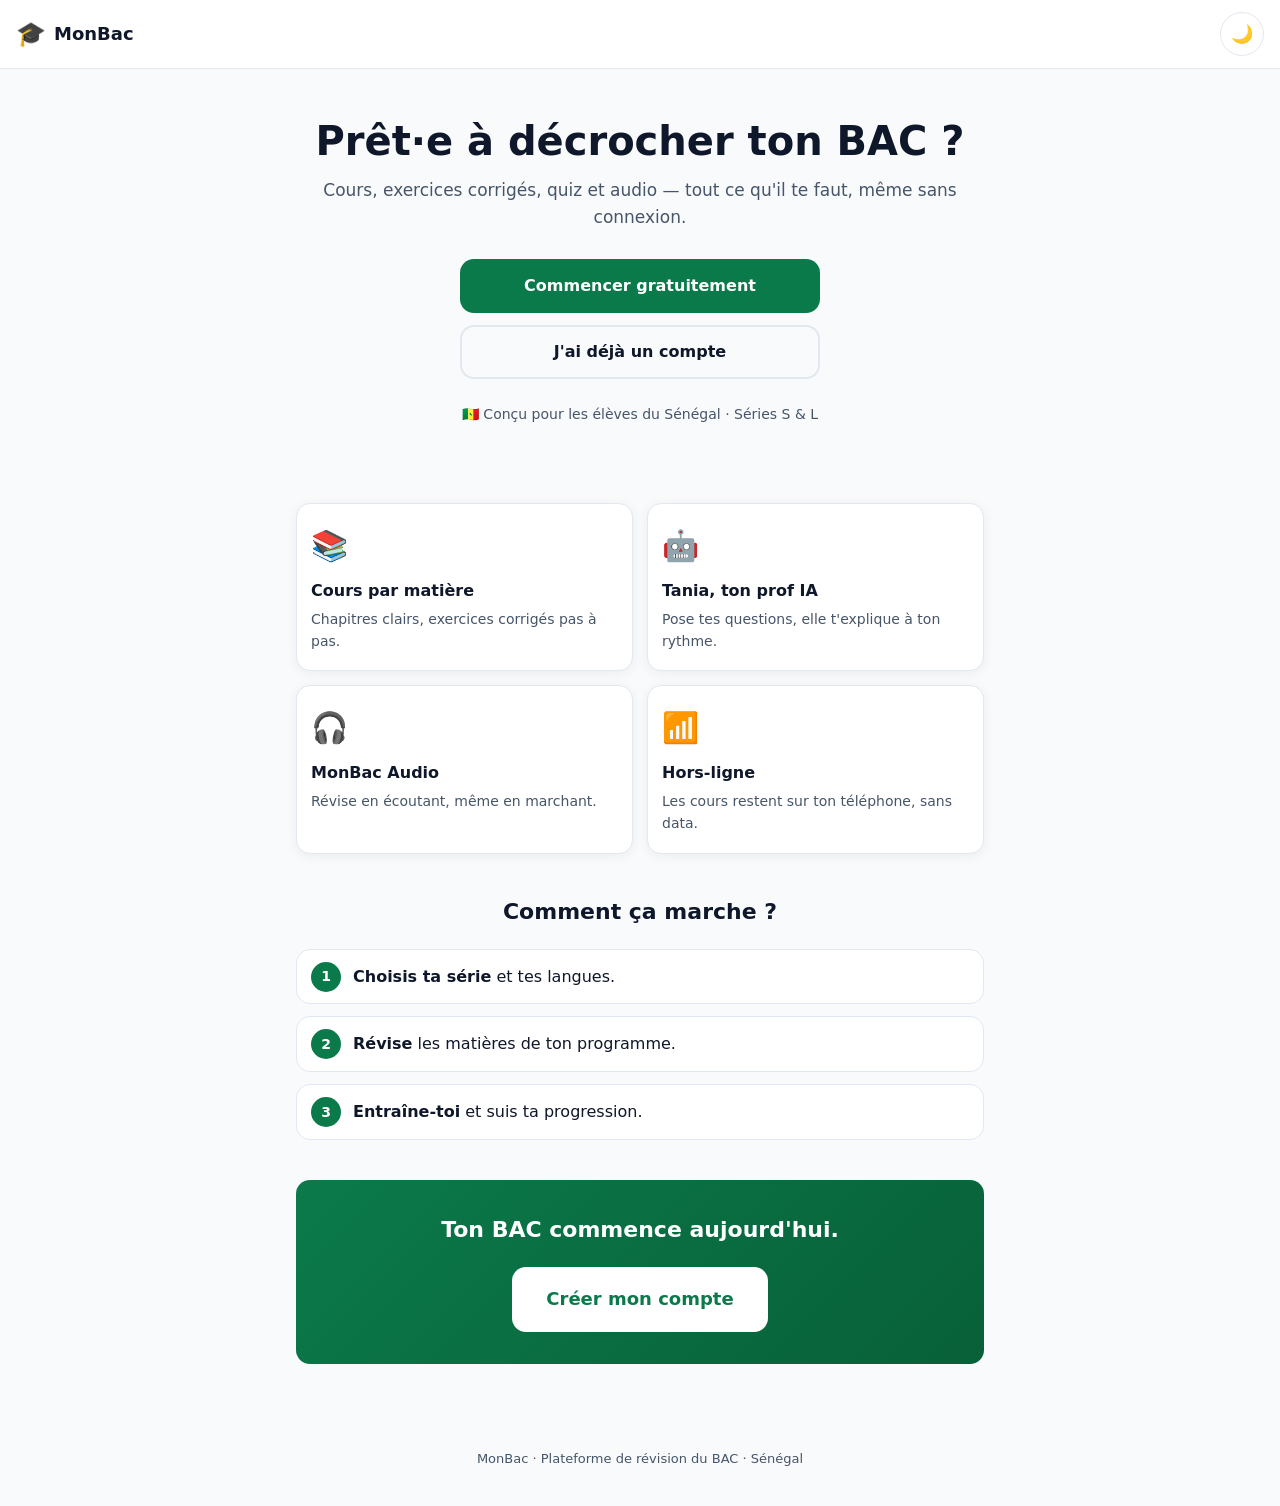
<file: index.html>
<!DOCTYPE html>
<html lang="fr">
<head>
  <meta charset="UTF-8">
  <meta name="viewport" content="width=device-width, initial-scale=1, viewport-fit=cover">
  <meta name="theme-color" content="#0b7a4b">
  <title>MonBac — Réviser le BAC, autrement</title>
  <link rel="stylesheet" href="css/styles.css">
</head>
<body>

  <header class="topbar">
    <div class="brand">
      <span class="logo">🎓</span>
      <span class="brand-name">MonBac</span>
    </div>
    <button id="theme-toggle" class="icon-btn" aria-label="Changer de thème">🌙</button>
  </header>

  <main class="accueil">
    <section class="hero">
      <h1>Prêt·e à décrocher ton BAC&nbsp;?</h1>
      <p class="hero-sub">Cours, exercices corrigés, quiz et audio — tout ce qu'il te faut, même sans connexion.</p>
      <div class="hero-actions">
        <a href="inscription.html" class="btn btn-primary">Commencer gratuitement</a>
        <a href="connexion.html" class="btn btn-ghost">J'ai déjà un compte</a>
      </div>
      <p class="hero-note">🇸🇳 Conçu pour les élèves du Sénégal · Séries S &amp; L</p>
    </section>

    <section class="features">
      <article class="feature">
        <div class="feature-icon">📚</div>
        <h3>Cours par matière</h3>
        <p>Chapitres clairs, exercices corrigés pas à pas.</p>
      </article>
      <article class="feature">
        <div class="feature-icon">🤖</div>
        <h3>Tania, ton prof IA</h3>
        <p>Pose tes questions, elle t'explique à ton rythme.</p>
      </article>
      <article class="feature">
        <div class="feature-icon">🎧</div>
        <h3>MonBac Audio</h3>
        <p>Révise en écoutant, même en marchant.</p>
      </article>
      <article class="feature">
        <div class="feature-icon">📶</div>
        <h3>Hors-ligne</h3>
        <p>Les cours restent sur ton téléphone, sans data.</p>
      </article>
    </section>

    <section class="steps">
      <h2>Comment ça marche&nbsp;?</h2>
      <ol>
        <li><strong>Choisis ta série</strong> et tes langues.</li>
        <li><strong>Révise</strong> les matières de ton programme.</li>
        <li><strong>Entraîne-toi</strong> et suis ta progression.</li>
      </ol>
    </section>

    <section class="cta">
      <h2>Ton BAC commence aujourd'hui.</h2>
      <a href="inscription.html" class="btn btn-primary btn-lg">Créer mon compte</a>
    </section>
  </main>

  <footer class="footer">
    <p>MonBac · Plateforme de révision du BAC · Sénégal</p>
  </footer>

  <script type="module" src="js/accueil.js"></script>
</body>
</html>
</file>
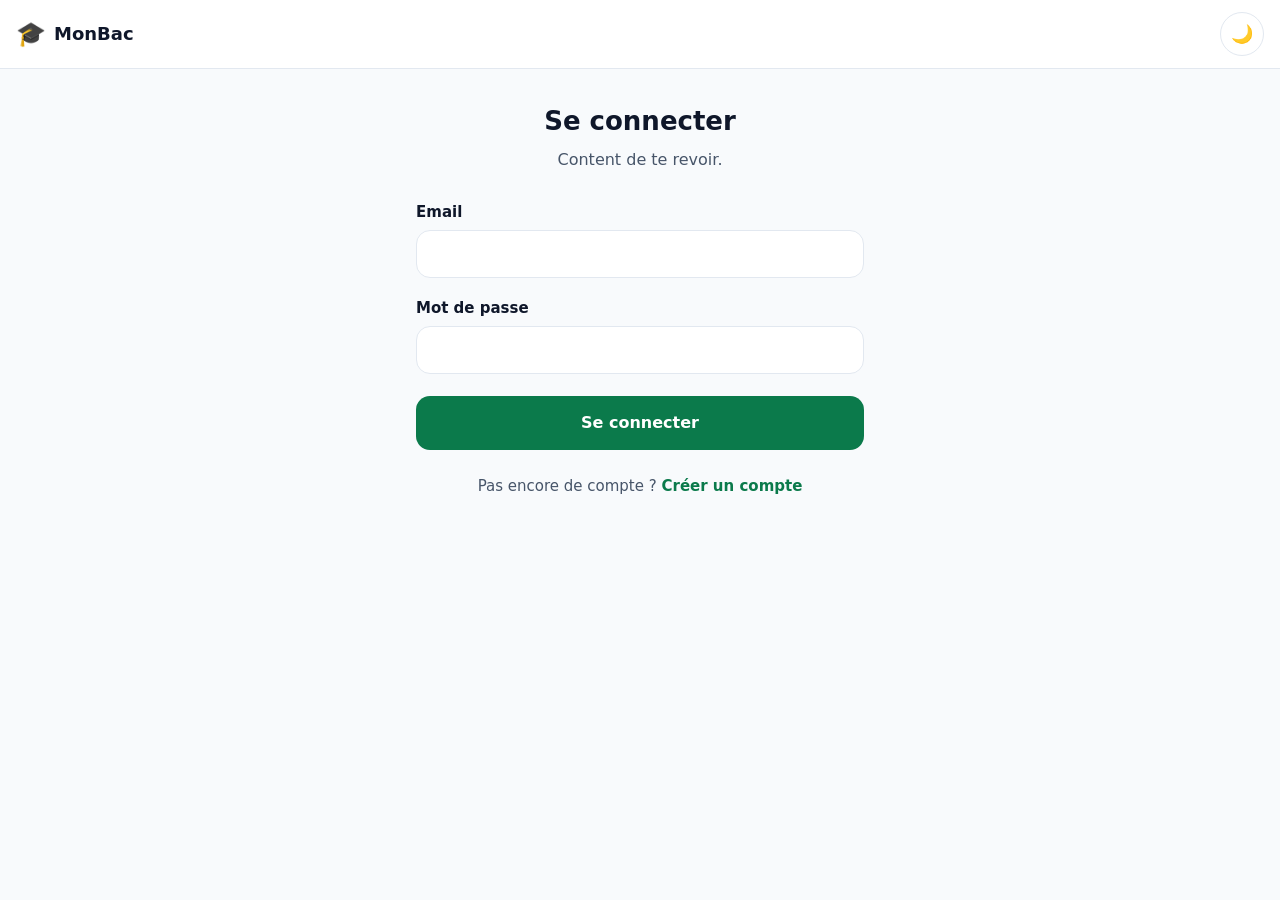
<file: connexion.html>
<!DOCTYPE html>
<html lang="fr">
<head>
  <meta charset="UTF-8">
  <meta name="viewport" content="width=device-width, initial-scale=1, viewport-fit=cover">
  <meta name="theme-color" content="#0b7a4b">
  <title>Connexion — MonBac</title>
  <link rel="stylesheet" href="css/styles.css">
</head>
<body>
  <header class="topbar">
    <a href="index.html" class="brand">
      <span class="logo">🎓</span>
      <span class="brand-name">MonBac</span>
    </a>
    <button id="theme-toggle" class="icon-btn" aria-label="Changer de thème">🌙</button>
  </header>

  <main class="auth-page">
    <h1>Se connecter</h1>
    <p class="auth-sub">Content de te revoir.</p>

    <form id="form-connexion" novalidate>
      <div class="field">
        <label for="email">Email</label>
        <input id="email" name="email" type="email" required autocomplete="email">
      </div>
      <div class="field">
        <label for="motdepasse">Mot de passe</label>
        <input id="motdepasse" name="motdepasse" type="password" required autocomplete="current-password">
      </div>
      <div id="message" class="message" role="status" hidden></div>
      <button type="submit" class="btn btn-primary btn-block" id="btn-submit">Se connecter</button>
    </form>

    <p class="auth-alt">Pas encore de compte ? <a href="inscription.html">Créer un compte</a></p>
  </main>

  <script type="module" src="js/connexion.js"></script>
</body>
</html>
</file>
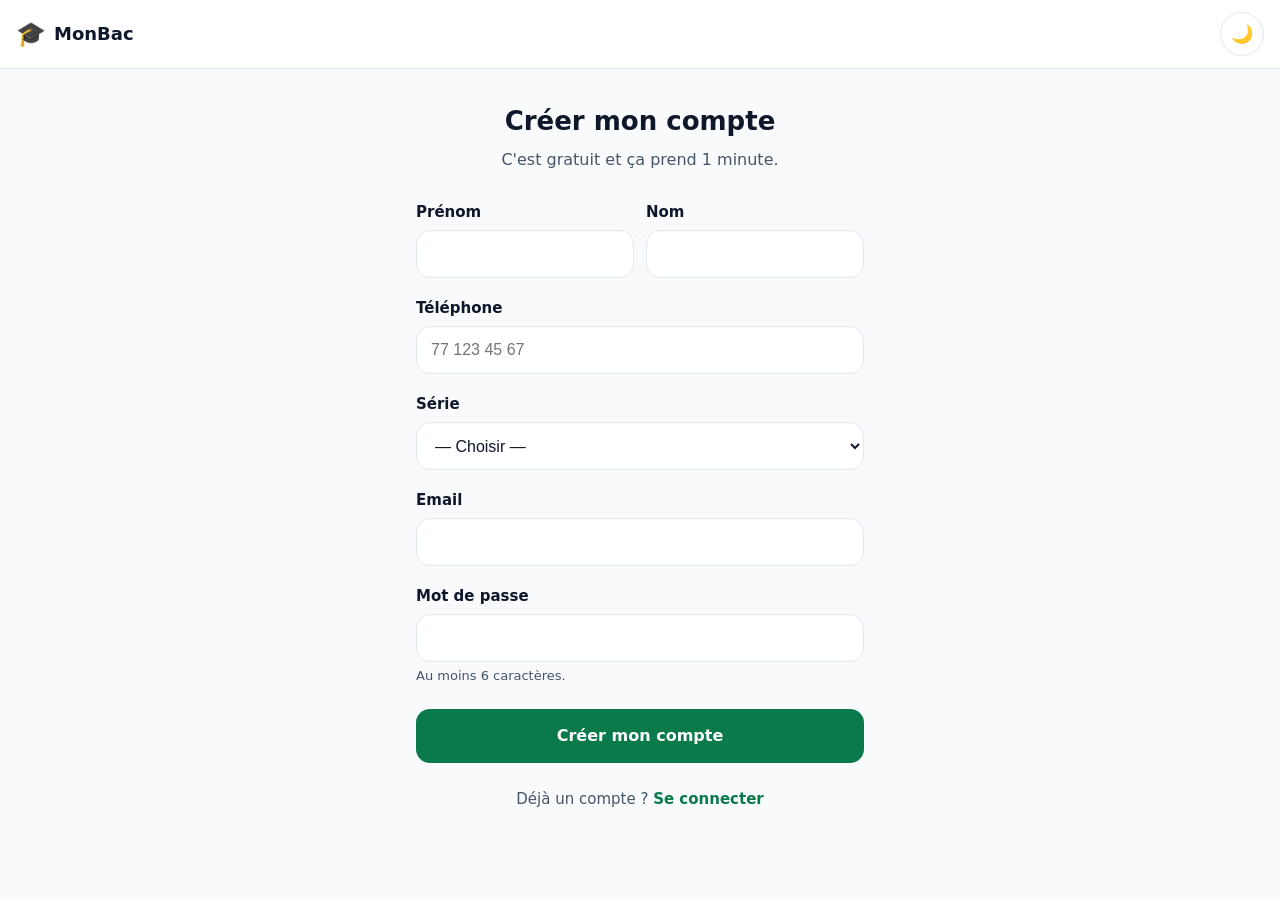
<file: inscription.html>
<!DOCTYPE html>
<html lang="fr">
<head>
  <meta charset="UTF-8">
  <meta name="viewport" content="width=device-width, initial-scale=1, viewport-fit=cover">
  <meta name="theme-color" content="#0b7a4b">
  <title>Inscription — MonBac</title>
  <link rel="stylesheet" href="css/styles.css">
</head>
<body>
  <header class="topbar">
    <a href="index.html" class="brand">
      <span class="logo">🎓</span>
      <span class="brand-name">MonBac</span>
    </a>
    <button id="theme-toggle" class="icon-btn" aria-label="Changer de thème">🌙</button>
  </header>

  <main class="auth-page">
    <h1>Créer mon compte</h1>
    <p class="auth-sub">C'est gratuit et ça prend 1 minute.</p>

    <form id="form-inscription" novalidate>
      <div class="field-row">
        <div class="field">
          <label for="prenom">Prénom</label>
          <input id="prenom" name="prenom" type="text" required autocomplete="given-name">
        </div>
        <div class="field">
          <label for="nom">Nom</label>
          <input id="nom" name="nom" type="text" required autocomplete="family-name">
        </div>
      </div>

      <div class="field">
        <label for="telephone">Téléphone</label>
        <input id="telephone" name="telephone" type="tel" required
               inputmode="tel" placeholder="77 123 45 67" autocomplete="tel">
      </div>

      <div class="field">
        <label for="serie">Série</label>
        <select id="serie" name="serie" required>
          <option value="">— Choisir —</option>
          <optgroup label="Séries scientifiques">
            <option value="S1">S1</option>
            <option value="S1A">S1A</option>
            <option value="S2">S2</option>
            <option value="S2A">S2A</option>
            <option value="S3">S3</option>
            <option value="S4">S4</option>
            <option value="S5">S5</option>
          </optgroup>
          <optgroup label="Séries littéraires">
            <option value="L1a">L1a</option>
            <option value="L1b">L1b</option>
            <option value="L1">L'1</option>
            <option value="L2">L2</option>
            <option value="LA">LA</option>
          </optgroup>
        </select>
      </div>

      <div id="bloc-langues" class="bloc-langues" hidden>
        <div class="field">
          <label for="lv1">LV1</label>
          <select id="lv1" name="lv1">
            <option value="anglais">Anglais</option>
            <option value="allemand">Allemand</option>
            <option value="espagnol">Espagnol</option>
            <option value="italien">Italien</option>
            <option value="portugais">Portugais</option>
            <option value="russe">Russe</option>
            <option value="arabe">Arabe</option>
          </select>
        </div>
        <div class="field">
          <label for="lv2">LV2 ou Économie générale</label>
          <select id="lv2" name="lv2">
            <option value="">— Choisir —</option>
          </select>
        </div>
        <div class="field">
          <label for="sp_ou_svt">SP ou SVT</label>
          <select id="sp_ou_svt" name="sp_ou_svt">
            <option value="">— Choisir —</option>
            <option value="SP">SP</option>
            <option value="SVT">SVT</option>
          </select>
        </div>
      </div>

      <div class="field">
        <label for="email">Email</label>
        <input id="email" name="email" type="email" required autocomplete="email">
      </div>

      <div class="field">
        <label for="motdepasse">Mot de passe</label>
        <input id="motdepasse" name="motdepasse" type="password" required minlength="6" autocomplete="new-password">
        <small class="hint">Au moins 6 caractères.</small>
      </div>

      <div id="message" class="message" role="status" hidden></div>

      <button type="submit" class="btn btn-primary btn-block" id="btn-submit">Créer mon compte</button>
    </form>

    <p class="auth-alt">Déjà un compte ? <a href="connexion.html">Se connecter</a></p>
  </main>

  <script type="module" src="js/inscription.js"></script>
</body>
</html>
</file>
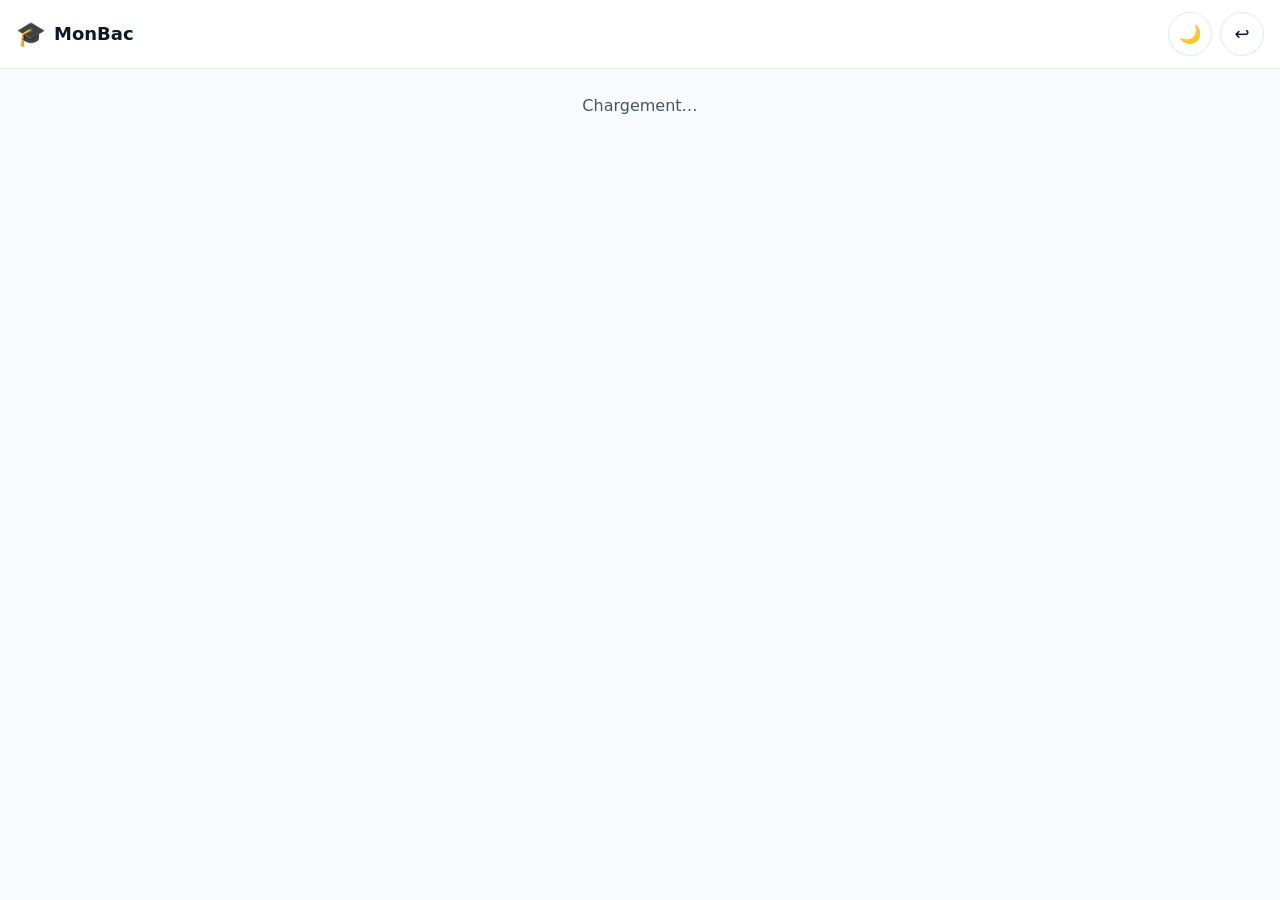
<file: tableau-bord.html>
<!DOCTYPE html>
<html lang="fr">
<head>
  <meta charset="UTF-8">
  <meta name="viewport" content="width=device-width, initial-scale=1, viewport-fit=cover">
  <meta name="theme-color" content="#0b7a4b">
  <title>Tableau de bord — MonBac</title>
  <link rel="stylesheet" href="css/styles.css">
</head>
<body>

  <header class="topbar">
    <a href="tableau-bord.html" class="brand">
      <span class="logo">🎓</span>
      <span class="brand-name">MonBac</span>
    </a>
    <div style="display:flex;gap:8px;align-items:center">
      <button id="theme-toggle" class="icon-btn" aria-label="Changer de thème">🌙</button>
      <button id="btn-deconnexion" class="icon-btn" aria-label="Se déconnecter">↩︎</button>
    </div>
  </header>

  <main class="auth-page" id="app">
    <p class="auth-sub">Chargement…</p>
  </main>

  <script type="module" src="js/tableau-bord.js"></script>
</body>
</html>
</file>
<file: css/styles.css>
:root {
  --bg: #f8fafc;
  --bg-card: #ffffff;
  --text: #0f172a;
  --text-muted: #475569;
  --primary: #0b7a4b;
  --primary-hover: #086038;
  --border: #e2e8f0;
  --radius: 14px;
  --shadow: 0 2px 12px rgba(15, 23, 42, .06);
  --touch-min: 48px;
  --font: system-ui, -apple-system, "Segoe UI", Roboto, sans-serif;
}
@media (prefers-color-scheme: dark) {
  :root {
    --bg: #0f172a;
    --bg-card: #1e293b;
    --text: #f1f5f9;
    --text-muted: #cbd5e1;
    --primary: #10b981;
    --primary-hover: #34d399;
    --border: #334155;
    --shadow: 0 2px 12px rgba(0,0,0,.35);
  }
}
html[data-theme="light"] { color-scheme: light; }
html[data-theme="dark"]  { color-scheme: dark; }

*, *::before, *::after { box-sizing: border-box; }
html, body { margin: 0; padding: 0; }
body {
  font-family: var(--font);
  background: var(--bg);
  color: var(--text);
  line-height: 1.6;
  -webkit-font-smoothing: antialiased;
}
img, svg { max-width: 100%; display: block; }
a { color: inherit; text-decoration: none; }
button { font: inherit; cursor: pointer; }

.topbar {
  position: sticky; top: 0; z-index: 10;
  display: flex; align-items: center; justify-content: space-between;
  padding: 12px 16px;
  background: var(--bg-card);
  border-bottom: 1px solid var(--border);
}
.brand { display: flex; align-items: center; gap: 8px; }
.logo { font-size: 24px; }
.brand-name { font-weight: 700; font-size: 18px; }
.icon-btn {
  width: 44px; height: 44px;
  display: grid; place-items: center;
  background: transparent; border: 1px solid var(--border);
  border-radius: 50%; font-size: 18px; color: var(--text);
}
.icon-btn:active { transform: scale(.95); }

.btn {
  display: inline-flex; align-items: center; justify-content: center;
  min-height: var(--touch-min);
  padding: 12px 22px;
  border-radius: var(--radius);
  font-weight: 600; font-size: 16px;
  border: 2px solid transparent;
  transition: background .15s, transform .1s;
  text-align: center;
}
.btn:active { transform: scale(.97); }
.btn-primary { background: var(--primary); color: #fff; }
.btn-primary:hover { background: var(--primary-hover); }
.btn-ghost { background: transparent; color: var(--text); border-color: var(--border); }
.btn-ghost:hover { background: var(--bg-card); }
.btn-lg { padding: 16px 32px; font-size: 18px; }
.btn-block { width: 100%; margin-top: 4px; }
.btn[disabled] { opacity: .6; cursor: not-allowed; }

.accueil { padding: 24px 16px 48px; max-width: 720px; margin: 0 auto; }
.hero { text-align: center; padding: 24px 0 40px; }
.hero h1 {
  font-size: clamp(26px, 7vw, 40px);
  line-height: 1.2; margin: 0 0 12px; color: var(--text);
}
.hero-sub { color: var(--text-muted); font-size: 17px; margin: 0 0 28px; }
.hero-actions {
  display: flex; flex-direction: column; gap: 12px;
  max-width: 360px; margin: 0 auto;
}
.hero-note { color: var(--text-muted); font-size: 14px; margin-top: 24px; }

.features {
  display: grid; gap: 14px;
  grid-template-columns: 1fr 1fr;
  margin: 24px 0 40px;
}
@media (max-width: 380px) { .features { grid-template-columns: 1fr; } }
.feature {
  background: var(--bg-card); border: 1px solid var(--border);
  border-radius: var(--radius); padding: 18px 14px;
  box-shadow: var(--shadow);
}
.feature-icon { font-size: 30px; margin-bottom: 8px; }
.feature h3 { font-size: 16px; margin: 0 0 4px; }
.feature p { font-size: 14px; color: var(--text-muted); margin: 0; }

.steps { margin: 24px 0 40px; }
.steps h2 { font-size: 22px; text-align: center; margin-bottom: 20px; }
.steps ol {
  list-style: none; padding: 0; margin: 0;
  display: flex; flex-direction: column; gap: 12px;
  counter-reset: step;
}
.steps li {
  background: var(--bg-card); border: 1px solid var(--border);
  border-radius: var(--radius); padding: 14px 16px 14px 56px;
  position: relative; counter-increment: step;
}
.steps li::before {
  content: counter(step);
  position: absolute; left: 14px; top: 50%;
  transform: translateY(-50%);
  width: 30px; height: 30px;
  background: var(--primary); color: #fff;
  border-radius: 50%; display: grid; place-items: center;
  font-weight: 700; font-size: 14px;
}

.cta {
  background: linear-gradient(135deg, var(--primary), var(--primary-hover));
  color: #fff; border-radius: var(--radius);
  padding: 32px 24px; text-align: center;
}
.cta h2 { margin: 0 0 20px; font-size: 22px; }
.cta .btn-primary { background: #fff; color: var(--primary); }
.cta .btn-primary:hover { background: #f0fdf4; }

.footer {
  text-align: center; padding: 24px 16px;
  color: var(--text-muted); font-size: 13px;
}

/* ===== Pages auth ===== */
.auth-page { max-width: 480px; margin: 0 auto; padding: 24px 16px 48px; }
.auth-page h1 { font-size: 26px; margin: 8px 0 4px; text-align: center; }
.auth-sub { color: var(--text-muted); text-align: center; margin: 0 0 28px; }

.field { margin-bottom: 18px; }
.field label { display: block; font-weight: 600; font-size: 15px; margin-bottom: 6px; color: var(--text); }
.field input, .field select {
  width: 100%; min-height: 48px; padding: 12px 14px;
  font-size: 16px; border: 1.5px solid var(--border);
  border-radius: var(--radius); background: var(--bg-card);
  color: var(--text); outline: none;
  transition: border-color .15s, box-shadow .15s;
}
.field input:focus, .field select:focus {
  border-color: var(--primary);
  box-shadow: 0 0 0 3px rgba(11, 122, 75, .15);
}
.field .hint { display: block; font-size: 13px; color: var(--text-muted); margin-top: 4px; }
.field-row { display: grid; grid-template-columns: 1fr 1fr; gap: 12px; }
@media (max-width: 380px) { .field-row { grid-template-columns: 1fr; } }

.bloc-langues {
  border: 1.5px dashed var(--border);
  border-radius: var(--radius);
  padding: 16px; margin-bottom: 18px;
  background: rgba(11, 122, 75, .04);
}

.message { padding: 12px 14px; border-radius: var(--radius); font-size: 14px; margin-bottom: 18px; line-height: 1.4; }
.message.error { background: #fef2f2; color: #991b1b; border: 1px solid #fecaca; }
.message.success { background: #f0fdf4; color: #166534; border: 1px solid #bbf7d0; }
html[data-theme="dark"] .message.error { background: #3f1a1a; color: #fca5a5; border-color: #7f1d1d; }
html[data-theme="dark"] .message.success { background: #0f2e1f; color: #86efac; border-color: #166534; }

.auth-alt { text-align: center; margin-top: 24px; font-size: 15px; color: var(--text-muted); }
.auth-alt a { color: var(--primary); font-weight: 600; }

.db-card {
  background: var(--bg-card); border: 1px solid var(--border);
  border-radius: var(--radius); padding: 20px; margin-bottom: 16px;
  box-shadow: var(--shadow);
}
.db-card h2 { font-size: 18px; margin: 0 0 8px; }
.db-card p { margin: 4px 0; color: var(--text-muted); font-size: 15px; }
.db-badge {
  display: inline-block; background: rgba(11, 122, 75, .12);
  color: var(--primary); font-weight: 700;
  padding: 4px 10px; border-radius: 999px;
  font-size: 13px; margin-right: 6px;
}
</file>
